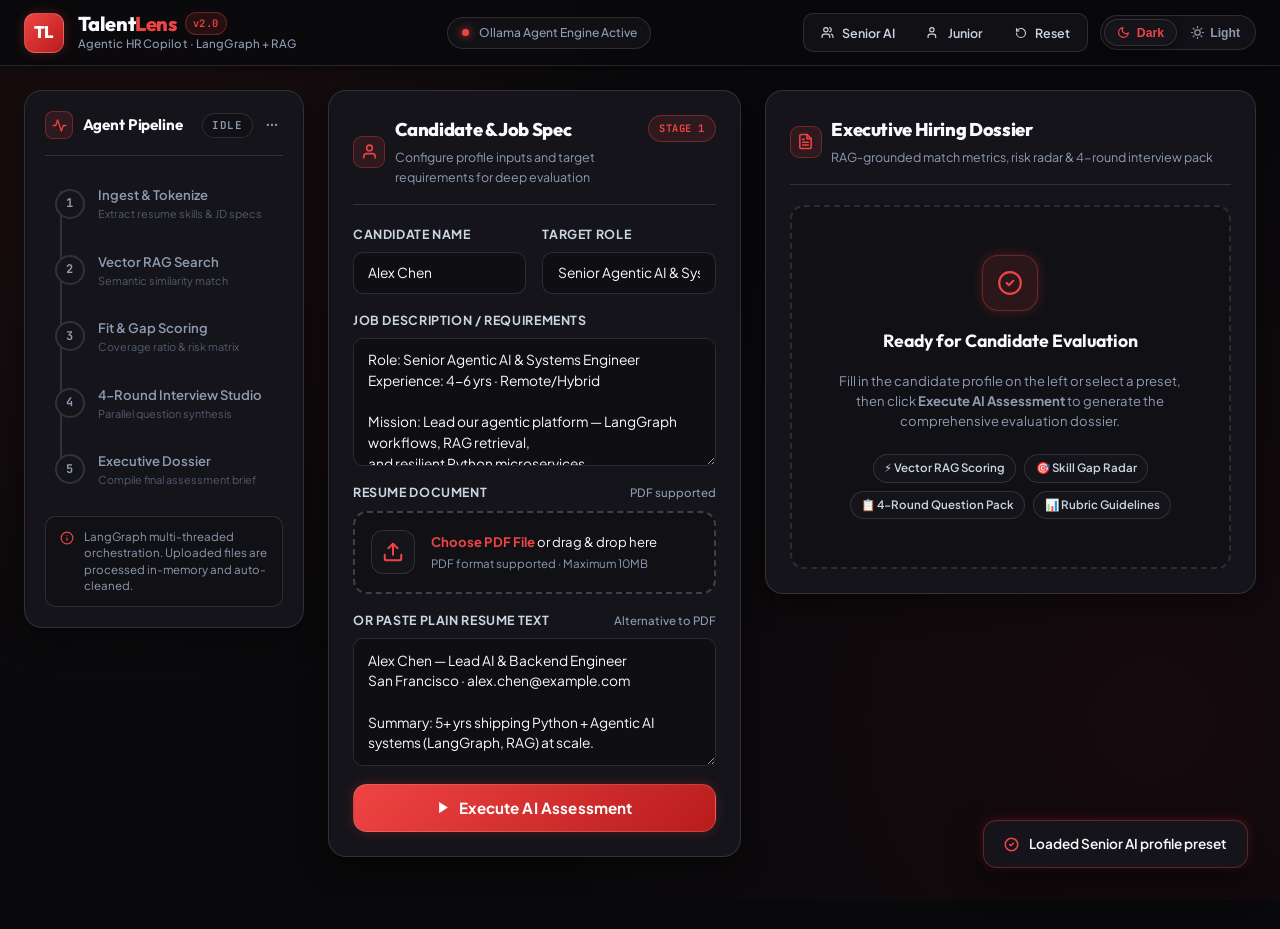
<file: index.html>
<!DOCTYPE html>
<html lang="en" data-theme="dark">
<head>
  <meta charset="UTF-8" />
  <meta name="viewport" content="width=device-width, initial-scale=1.0" />
  <title>TalentLens — AI HR Recruitment Assistant</title>
  <meta name="description" content="Next-Generation AI HR Recruitment Copilot for candidate screening, multi-dimensional fit scoring, gap analysis, and automated interview question kits." />
  <link rel="preconnect" href="https://fonts.googleapis.com">
  <link rel="preconnect" href="https://fonts.gstatic.com" crossorigin>
  <link href="https://fonts.googleapis.com/css2?family=JetBrains+Mono:wght@400;500;600;700&family=Outfit:wght@400;500;600;700;800&family=Plus+Jakarta+Sans:wght@400;500;600;700;800&display=swap" rel="stylesheet">
  <link rel="stylesheet" href="/static/styles.css" />
</head>
<body>
  <!-- Header / Top Navigation Bar -->
  <header class="topbar">
    <div class="topbar__inner">
      <div class="topbar__left">
        <div class="logo-wrap">
          <div class="logo" aria-hidden="true">
            <span>TL</span>
          </div>
          <div class="topbar__brand">
            <div class="wordmark-row">
              <div class="wordmark">Talent<span>Lens</span></div>
              <span class="badge-version">v2.0</span>
            </div>
            <div class="submark">Agentic HR Copilot · LangGraph + RAG</div>
          </div>
        </div>
      </div>

      <div class="topbar__center">
        <span class="live-indicator"></span>
        <span>Ollama Agent Engine Active</span>
      </div>

      <div class="topbar__right">
        <!-- Sample Presets -->
        <div class="presets-group" role="group" aria-label="Sample Presets">
          <button class="btn btn--ghost btn--sm" id="btnPresetSenior" type="button" title="Load Senior AI Architect Profile">
            <svg width="13" height="13" viewBox="0 0 24 24" fill="none" stroke="currentColor" stroke-width="2.2" stroke-linecap="round" stroke-linejoin="round"><path d="M16 21v-2a4 4 0 0 0-4-4H6a4 4 0 0 0-4 4v2"/><circle cx="9" cy="7" r="4"/><path d="M22 21v-2a4 4 0 0 0-3-3.87"/><path d="M16 3.13a4 4 0 0 1 0 7.75"/></svg>
            Senior AI
          </button>
          <button class="btn btn--ghost btn--sm" id="btnPresetJunior" type="button" title="Load Junior Developer Profile">
            <svg width="13" height="13" viewBox="0 0 24 24" fill="none" stroke="currentColor" stroke-width="2.2" stroke-linecap="round" stroke-linejoin="round"><path d="M16 21v-2a4 4 0 0 0-4-4H6a4 4 0 0 0-4 4v2"/><circle cx="9" cy="7" r="4"/></svg>
            Junior
          </button>
          <button class="btn btn--ghost btn--sm" id="btnReset" type="button" title="Clear All Fields">
            <svg width="12" height="12" viewBox="0 0 24 24" fill="none" stroke="currentColor" stroke-width="2.2" stroke-linecap="round" stroke-linejoin="round"><path d="M3 12a9 9 0 1 0 9-9 9.75 9.75 0 0 0-6.74 2.74L3 8"/><path d="M3 3v5h5"/></svg>
            Reset
          </button>
        </div>

        <!-- Light / Dark Mode Toggle -->
        <div class="theme-switch" role="group" aria-label="Theme Switcher">
          <button class="theme-switch__btn is-active" id="themeDark" type="button" aria-label="Dark theme">
            <svg width="13" height="13" viewBox="0 0 24 24" fill="none" stroke="currentColor" stroke-width="2.2" stroke-linecap="round" stroke-linejoin="round"><path d="M21 12.79A9 9 0 1 1 11.21 3 7 7 0 0 0 21 12.79z"/></svg>
            Dark
          </button>
          <button class="theme-switch__btn" id="themeLight" type="button" aria-label="Light theme">
            <svg width="13" height="13" viewBox="0 0 24 24" fill="none" stroke="currentColor" stroke-width="2.2" stroke-linecap="round" stroke-linejoin="round"><circle cx="12" cy="12" r="5"/><line x1="12" y1="1" x2="12" y2="3"/><line x1="12" y1="21" x2="12" y2="23"/><line x1="4.22" y1="4.22" x2="5.64" y2="5.64"/><line x1="18.36" y1="18.36" x2="19.78" y2="19.78"/><line x1="1" y1="12" x2="3" y2="12"/><line x1="21" y1="12" x2="23" y2="12"/><line x1="4.22" y1="19.78" x2="5.64" y2="18.36"/><line x1="18.36" y1="5.64" x2="19.78" y2="4.22"/></svg>
            Light
          </button>
        </div>
      </div>
    </div>
  </header>

  <!-- App Layout -->
  <div class="app-shell">
    <!-- Left Sidebar: Pipeline Monitor -->
    <aside class="workflow-rail" id="pipelineCard" aria-label="Workflow Progress Monitor">
      <div class="rail__head">
        <div class="rail__head-title">
          <div class="rail__icon-badge">
            <svg width="15" height="15" viewBox="0 0 24 24" fill="none" stroke="currentColor" stroke-width="2.2" stroke-linecap="round" stroke-linejoin="round"><polyline points="22 12 18 12 15 21 9 3 6 12 2 12"/></svg>
          </div>
          <span class="rail__label">Agent Pipeline</span>
        </div>
        <div class="rail__head-actions">
          <span class="tracker__badge" id="pipelineStatusBadge">Idle</span>
          <button class="rail__toggle" id="pipelineHeader" type="button" aria-label="Toggle pipeline view" title="Toggle workflow steps">
            <svg width="14" height="14" viewBox="0 0 24 24" fill="none" stroke="currentColor" stroke-width="2" stroke-linecap="round" stroke-linejoin="round"><circle cx="12" cy="12" r="1"/><circle cx="19" cy="12" r="1"/><circle cx="5" cy="12" r="1"/></svg>
          </button>
        </div>
      </div>

      <ol class="rail__steps" id="pipelineStatus">
        <li class="tracker__step" id="step1">
          <div class="step__num-box">1</div>
          <div class="step__details">
            <span class="step__label">Ingest &amp; Tokenize</span>
            <span class="step__sub">Extract resume skills &amp; JD specs</span>
          </div>
        </li>
        <li class="tracker__step" id="step2">
          <div class="step__num-box">2</div>
          <div class="step__details">
            <span class="step__label">Vector RAG Search</span>
            <span class="step__sub">Semantic similarity match</span>
          </div>
        </li>
        <li class="tracker__step" id="step3">
          <div class="step__num-box">3</div>
          <div class="step__details">
            <span class="step__label">Fit &amp; Gap Scoring</span>
            <span class="step__sub">Coverage ratio &amp; risk matrix</span>
          </div>
        </li>
        <li class="tracker__step" id="step4">
          <div class="step__num-box">4</div>
          <div class="step__details">
            <span class="step__label">4-Round Interview Studio</span>
            <span class="step__sub">Parallel question synthesis</span>
          </div>
        </li>
        <li class="tracker__step" id="step5">
          <div class="step__num-box">5</div>
          <div class="step__details">
            <span class="step__label">Executive Dossier</span>
            <span class="step__sub">Compile final assessment brief</span>
          </div>
        </li>
      </ol>

      <div class="rail__hint">
        <svg width="14" height="14" viewBox="0 0 24 24" fill="none" stroke="currentColor" stroke-width="2" stroke-linecap="round" stroke-linejoin="round"><circle cx="12" cy="12" r="10"/><line x1="12" y1="16" x2="12" y2="12"/><line x1="12" y1="8" x2="12.01" y2="8"/></svg>
        <span>LangGraph multi-threaded orchestration. Uploaded files are processed in-memory and auto-cleaned.</span>
      </div>
    </aside>

    <!-- Main Workspace Studio -->
    <main class="wizard" id="appContainer">
      <!-- Input Column: Candidate & Job Parameters -->
      <section class="panel panel--input" id="inputCard">
        <div class="panel__head">
          <div class="panel__title-row">
            <div class="panel__icon">
              <svg width="17" height="17" viewBox="0 0 24 24" fill="none" stroke="currentColor" stroke-width="2.2" stroke-linecap="round" stroke-linejoin="round"><path d="M20 21v-2a4 4 0 0 0-4-4H8a4 4 0 0 0-4 4v2"/><circle cx="12" cy="7" r="4"/></svg>
            </div>
            <div>
              <h2 class="panel__title">Candidate &amp; Job Spec</h2>
              <p class="panel__desc">Configure profile inputs and target requirements for deep evaluation</p>
            </div>
          </div>
          <span class="pill-step">STAGE 1</span>
        </div>

        <form id="evaluationForm" class="form">
          <div class="grid2">
            <label class="field">
              <span class="field__label">Candidate Name</span>
              <input id="candidateName" name="candidate_name" type="text" value="Alex Chen" required placeholder="e.g. Alex Chen" />
            </label>
            <label class="field">
              <span class="field__label">Target Role</span>
              <input id="targetRole" name="target_role" type="text" value="Senior Agentic AI & Systems Engineer" required placeholder="e.g. Senior Software Engineer" />
            </label>
          </div>

          <label class="field">
            <span class="field__label">Job Description / Requirements</span>
            <textarea id="jobDescription" name="job_description" rows="5" required placeholder="Paste the job description, core responsibilities, tech stack, and qualification criteria…"></textarea>
          </label>

          <label class="field">
            <div class="field__label-row">
              <span class="field__label">Resume Document</span>
              <span class="field__sublabel">PDF supported</span>
            </div>
            <label class="uploader" id="dropArea" for="resumePdf">
              <div class="uploader__icon-box">
                <svg width="22" height="22" viewBox="0 0 24 24" fill="none" stroke="currentColor" stroke-width="2.2" stroke-linecap="round" stroke-linejoin="round"><path d="M21 15v4a2 2 0 0 1-2 2H5a2 2 0 0 1-2-2v-4"/><polyline points="17 8 12 3 7 8"/><line x1="12" y1="3" x2="12" y2="15"/></svg>
              </div>
              <div class="uploader__content">
                <span class="uploader__text" id="dropText"><strong>Choose PDF File</strong> or drag &amp; drop here</span>
                <span class="uploader__sub">PDF format supported · Maximum 10MB</span>
              </div>
              <input id="resumePdf" name="resume_pdf" type="file" accept=".pdf" style="display:none" />
            </label>
          </label>

          <label class="field">
            <div class="field__label-row">
              <span class="field__label">Or Paste Plain Resume Text</span>
              <span class="field__sublabel">Alternative to PDF</span>
            </div>
            <textarea id="resumeText" name="resume_text" rows="5" placeholder="Candidate summary, experience history, skills, and projects…"></textarea>
          </label>

          <button id="btnSubmit" type="submit" class="btn btn--primary btn--block">
            <svg width="15" height="15" viewBox="0 0 24 24" fill="currentColor"><polygon points="5 3 19 12 5 21 5 3"/></svg>
            <span class="btn__text">Execute AI Assessment</span>
          </button>
        </form>
      </section>

      <!-- Output Column: Live Hiring Brief & Interview Kit -->
      <section class="panel panel--results" id="resultsCard">
        <div class="panel__head">
          <div class="panel__title-row">
            <div class="panel__icon">
              <svg width="17" height="17" viewBox="0 0 24 24" fill="none" stroke="currentColor" stroke-width="2.2" stroke-linecap="round" stroke-linejoin="round"><path d="M14 2H6a2 2 0 0 0-2 2v16a2 2 0 0 0 2 2h12a2 2 0 0 0 2-2V8z"/><polyline points="14 2 14 8 20 8"/><line x1="16" y1="13" x2="8" y2="13"/><line x1="16" y1="17" x2="8" y2="17"/><polyline points="10 9 9 9 8 9"/></svg>
            </div>
            <div>
              <h2 class="panel__title">Executive Hiring Dossier</h2>
              <p class="panel__desc">RAG-grounded match metrics, risk radar &amp; 4-round interview pack</p>
            </div>
          </div>
          <button class="btn btn--outline btn--sm" id="btnCopyDossier" style="display:none" type="button" title="Copy Full Markdown Dossier">
            <svg width="13" height="13" viewBox="0 0 24 24" fill="none" stroke="currentColor" stroke-width="2.2" stroke-linecap="round" stroke-linejoin="round"><rect x="9" y="9" width="13" height="13" rx="2" ry="2"/><path d="M5 15H4a2 2 0 0 1-2-2V4a2 2 0 0 1 2-2h9a2 2 0 0 1 2 2v1"/></svg>
            <span id="copyBtnText">Copy Dossier</span>
          </button>
        </div>

        <!-- Initial Placeholder State -->
        <div class="empty-state" id="emptyStateBox">
          <div class="empty-state__icon">
            <svg width="26" height="26" viewBox="0 0 24 24" fill="none" stroke="currentColor" stroke-width="2" stroke-linecap="round" stroke-linejoin="round"><circle cx="12" cy="12" r="10"/><path d="m9 12 2 2 4-4"/></svg>
          </div>
          <div class="empty-state__title">Ready for Candidate Evaluation</div>
          <p class="empty-state__text">Fill in the candidate profile on the left or select a preset, then click <strong>Execute AI Assessment</strong> to generate the comprehensive evaluation dossier.</p>
          <div class="empty-state__features">
            <span class="empty-pill">⚡ Vector RAG Scoring</span>
            <span class="empty-pill">🎯 Skill Gap Radar</span>
            <span class="empty-pill">📋 4-Round Question Pack</span>
            <span class="empty-pill">📊 Rubric Guidelines</span>
          </div>
        </div>

        <!-- Live Evaluation Results -->
        <div id="resultsContent" style="display:none">
          <!-- Fit Score & Summary Card -->
          <div class="score-card">
            <div class="score-card__left">
              <div class="score" id="scoreValue">0%</div>
              <div class="score__label">Fit Score</div>
            </div>
            <div class="score-card__right">
              <div class="verdict-row">
                <span class="verdict" id="recBanner">Recommendation —</span>
              </div>
              <p class="summary" id="candidateSummaryText"></p>
              
              <div class="meta-group">
                <div class="meta__label">Matched Strengths</div>
                <div class="chips" id="matchedSkillsRow"></div>
              </div>

              <div class="meta-group">
                <div class="meta__label">Gaps &amp; Growth Areas</div>
                <div class="chips" id="missingSkillsRow"></div>
              </div>
            </div>
          </div>

          <!-- 4-Round Interview Tabs -->
          <div class="tabs-header">
            <div class="tabs-label">INTERVIEW QUESTION PACK (4 ROUNDS)</div>
            <div class="tabs" role="tablist">
              <button class="tab is-active" data-round="round1" role="tab" type="button">R1 · Screen</button>
              <button class="tab" data-round="round2" role="tab" type="button">R2 · Technical</button>
              <button class="tab" data-round="round3" role="tab" type="button">R3 · Architecture</button>
              <button class="tab" data-round="round4" role="tab" type="button">R4 · Behavioural</button>
            </div>
          </div>

          <!-- Rendered Questions List -->
          <div class="stack" id="questionsContainer"></div>
        </div>
      </section>
    </main>
  </div>

  <script src="/static/app.js"></script>
</body>
</html>
</file>
<file: static/styles.css>
/* ==========================================================================
   TalentLens — AI HR Recruitment Assistant Design System
   Color Palette: High-Tech Black & Crimson Red (with Dark & Light Modes)
   ========================================================================== */

@import url('https://fonts.googleapis.com/css2?family=JetBrains+Mono:wght@400;500;600;700&family=Plus+Jakarta+Sans:wght@400;500;600;700;800&family=Outfit:wght@400;500;600;700;800&display=swap');

:root, [data-theme="dark"] {
  /* Dark Mode: Deep Pitch Black & Obsidian with Crimson/Ruby Accents */
  --bg-base: #09090b;
  --bg-subtle: #111115;
  --bg-card: #14141a;
  --bg-card-hover: #1a1a23;
  --bg-card-alt: #181822;
  --bg-input: #0e0e13;
  --bg-input-focus: #15151c;
  
  /* Borders */
  --border-subtle: rgba(255, 255, 255, 0.08);
  --border-base: rgba(255, 255, 255, 0.12);
  --border-strong: rgba(255, 255, 255, 0.2);
  --border-accent: rgba(239, 68, 68, 0.35);
  --border-accent-glow: rgba(239, 68, 68, 0.6);

  /* Primary Crimson Red Palette */
  --primary: #ef4444;
  --primary-hover: #dc2626;
  --primary-active: #b91c1c;
  --primary-subtle: rgba(239, 68, 68, 0.12);
  --primary-subtle-hover: rgba(239, 68, 68, 0.2);
  --primary-gradient: linear-gradient(135deg, #ef4444 0%, #b91c1c 100%);
  --primary-gradient-hover: linear-gradient(135deg, #f87171 0%, #dc2626 100%);
  --primary-glow: 0 0 24px rgba(239, 68, 68, 0.38);
  --primary-glow-sm: 0 0 12px rgba(239, 68, 68, 0.25);

  /* Secondary Accents */
  --accent-rose: #f43f5e;
  --accent-ruby: #e11d48;
  --accent-orange: #f97316;

  /* Neutrals & Text */
  --text-white: #ffffff;
  --text-primary: #f8fafc;
  --text-secondary: #cbd5e1;
  --text-muted: #8e9bb0;
  --text-faint: #525c6e;

  /* Status Colors */
  --success-bg: rgba(16, 185, 129, 0.12);
  --success-text: #34d399;
  --success-border: rgba(16, 185, 129, 0.3);
  --warning-bg: rgba(245, 158, 11, 0.12);
  --warning-text: #fbbf24;
  --warning-border: rgba(245, 158, 11, 0.3);
  --danger-bg: rgba(239, 68, 68, 0.14);
  --danger-text: #f87171;
  --danger-border: rgba(239, 68, 68, 0.35);

  /* Shadows */
  --shadow-sm: 0 2px 8px rgba(0, 0, 0, 0.4);
  --shadow-md: 0 6px 20px rgba(0, 0, 0, 0.5);
  --shadow-lg: 0 12px 32px rgba(0, 0, 0, 0.65);
  --shadow-card: 0 8px 30px rgba(0, 0, 0, 0.45);
  --shadow-glow: 0 0 30px rgba(239, 68, 68, 0.15);

  --topbar-bg: rgba(9, 9, 11, 0.82);
  --mesh-gradient: radial-gradient(circle at 10% 20%, rgba(239, 68, 68, 0.08) 0%, transparent 40%),
                   radial-gradient(circle at 90% 80%, rgba(225, 29, 72, 0.06) 0%, transparent 45%);
}

[data-theme="light"] {
  /* Light Mode: Crisp White & Slate with Crimson Red Accents */
  --bg-base: #f8fafc;
  --bg-subtle: #f1f5f9;
  --bg-card: #ffffff;
  --bg-card-hover: #ffffff;
  --bg-card-alt: #f8fafc;
  --bg-input: #ffffff;
  --bg-input-focus: #ffffff;

  /* Borders */
  --border-subtle: #f1f5f9;
  --border-base: #e2e8f0;
  --border-strong: #cbd5e1;
  --border-accent: rgba(220, 38, 38, 0.35);
  --border-accent-glow: rgba(220, 38, 38, 0.5);

  /* Primary Crimson Palette */
  --primary: #dc2626;
  --primary-hover: #b91c1c;
  --primary-active: #991b1b;
  --primary-subtle: #fef2f2;
  --primary-subtle-hover: #fee2e2;
  --primary-gradient: linear-gradient(135deg, #dc2626 0%, #991b1b 100%);
  --primary-gradient-hover: linear-gradient(135deg, #ef4444 0%, #b91c1c 100%);
  --primary-glow: 0 4px 18px rgba(220, 38, 38, 0.22);
  --primary-glow-sm: 0 2px 10px rgba(220, 38, 38, 0.16);

  /* Secondary Accents */
  --accent-rose: #e11d48;
  --accent-ruby: #be123c;
  --accent-orange: #ea580c;

  /* Neutrals & Text */
  --text-white: #ffffff;
  --text-primary: #0f172a;
  --text-secondary: #334155;
  --text-muted: #64748b;
  --text-faint: #94a3b8;

  /* Status Colors */
  --success-bg: #ecfdf5;
  --success-text: #059669;
  --success-border: #a7f3d0;
  --warning-bg: #fffbeb;
  --warning-text: #b45309;
  --warning-border: #fde68a;
  --danger-bg: #fef2f2;
  --danger-text: #dc2626;
  --danger-border: #fecaca;

  /* Shadows */
  --shadow-sm: 0 1px 3px rgba(0, 0, 0, 0.05), 0 1px 2px rgba(0, 0, 0, 0.03);
  --shadow-md: 0 4px 14px rgba(0, 0, 0, 0.06);
  --shadow-lg: 0 10px 28px rgba(0, 0, 0, 0.08);
  --shadow-card: 0 4px 20px rgba(0, 0, 0, 0.04), 0 1px 3px rgba(0, 0, 0, 0.02);
  --shadow-glow: 0 0 25px rgba(220, 38, 38, 0.08);

  --topbar-bg: rgba(255, 255, 255, 0.88);
  --mesh-gradient: radial-gradient(circle at 10% 20%, rgba(220, 38, 38, 0.03) 0%, transparent 35%),
                   radial-gradient(circle at 90% 80%, rgba(225, 29, 72, 0.03) 0%, transparent 40%);
}

:root {
  --font-sans: "Plus Jakarta Sans", system-ui, -apple-system, BlinkMacSystemFont, "Segoe UI", Roboto, sans-serif;
  --font-display: "Outfit", var(--font-sans);
  --font-mono: "JetBrains Mono", ui-monospace, Menlo, Monaco, Consolas, monospace;

  --radius-xl: 18px;
  --radius-lg: 14px;
  --radius-md: 10px;
  --radius-sm: 6px;
  --radius-pill: 9999px;

  --transition-fast: 0.15s cubic-bezier(0.4, 0, 0.2, 1);
  --transition-normal: 0.25s cubic-bezier(0.4, 0, 0.2, 1);
  --transition-slow: 0.4s cubic-bezier(0.4, 0, 0.2, 1);
}

/* ==========================================================================
   Base & Reset
   ========================================================================== */
*, *::before, *::after {
  box-sizing: border-box;
  margin: 0;
  padding: 0;
}

html, body {
  min-height: 100%;
}

body {
  font-family: var(--font-sans);
  background-color: var(--bg-base);
  background-image: var(--mesh-gradient);
  background-attachment: fixed;
  color: var(--text-secondary);
  line-height: 1.6;
  -webkit-font-smoothing: antialiased;
  -moz-osx-font-smoothing: grayscale;
  overflow-x: hidden;
  transition: background-color var(--transition-normal), color var(--transition-normal);
}

/* Custom Scrollbars */
::-webkit-scrollbar {
  width: 7px;
  height: 7px;
}
::-webkit-scrollbar-track {
  background: var(--bg-base);
}
::-webkit-scrollbar-thumb {
  background: var(--border-strong);
  border-radius: var(--radius-pill);
}
::-webkit-scrollbar-thumb:hover {
  background: var(--primary);
}
* {
  scrollbar-width: thin;
  scrollbar-color: var(--border-strong) var(--bg-base);
}

/* ==========================================================================
   Top Header Navigation
   ========================================================================== */
.topbar {
  position: sticky;
  top: 0;
  z-index: 60;
  width: 100%;
  background: var(--topbar-bg);
  backdrop-filter: blur(16px);
  -webkit-backdrop-filter: blur(16px);
  border-bottom: 1px solid var(--border-base);
  box-shadow: var(--shadow-sm);
  transition: all var(--transition-normal);
}

.topbar__inner {
  max-width: 1600px;
  margin: 0 auto;
  padding: 0.75rem 1.5rem;
  display: flex;
  align-items: center;
  justify-content: space-between;
  gap: 1.25rem;
}

.topbar__left {
  display: flex;
  align-items: center;
  gap: 1rem;
}

.logo-wrap {
  display: flex;
  align-items: center;
  gap: 0.85rem;
  text-decoration: none;
}

.logo {
  width: 40px;
  height: 40px;
  border-radius: 11px;
  background: var(--primary-gradient);
  display: flex;
  align-items: center;
  justify-content: center;
  color: #ffffff;
  font-family: var(--font-display);
  font-weight: 800;
  font-size: 1.05rem;
  letter-spacing: -0.03em;
  box-shadow: var(--primary-glow-sm);
  position: relative;
  overflow: hidden;
  border: 1px solid rgba(255, 255, 255, 0.2);
}

.logo::after {
  content: "";
  position: absolute;
  top: 0;
  left: -100%;
  width: 100%;
  height: 100%;
  background: linear-gradient(90deg, transparent, rgba(255, 255, 255, 0.3), transparent);
  animation: logoShine 4s infinite ease-in-out;
}

@keyframes logoShine {
  0%, 70% { left: -100%; }
  100% { left: 100%; }
}

.topbar__brand {
  display: flex;
  flex-direction: column;
}

.wordmark-row {
  display: flex;
  align-items: center;
  gap: 0.5rem;
}

.wordmark {
  font-family: var(--font-display);
  font-size: 1.25rem;
  font-weight: 800;
  letter-spacing: -0.02em;
  color: var(--text-primary);
  line-height: 1.15;
}

.wordmark span {
  color: var(--primary);
}

.badge-version {
  font-family: var(--font-mono);
  font-size: 0.65rem;
  font-weight: 600;
  padding: 0.12rem 0.45rem;
  border-radius: var(--radius-pill);
  background: var(--primary-subtle);
  color: var(--primary);
  border: 1px solid var(--border-accent);
  letter-spacing: 0.04em;
}

.submark {
  font-size: 0.72rem;
  font-weight: 500;
  color: var(--text-muted);
  letter-spacing: 0.01em;
}

/* Topbar Center Status Badge */
.topbar__center {
  display: none;
}
@media (min-width: 1024px) {
  .topbar__center {
    display: flex;
    align-items: center;
    gap: 0.6rem;
    padding: 0.35rem 0.85rem;
    background: var(--bg-subtle);
    border: 1px solid var(--border-base);
    border-radius: var(--radius-pill);
    font-size: 0.75rem;
    font-weight: 500;
    color: var(--text-muted);
  }
}

.live-indicator {
  width: 7px;
  height: 7px;
  border-radius: 50%;
  background: var(--primary);
  box-shadow: 0 0 8px var(--primary);
  animation: livePulse 2s infinite ease-in-out;
}

@keyframes livePulse {
  0%, 100% { transform: scale(1); opacity: 1; }
  50% { transform: scale(1.4); opacity: 0.6; }
}

.topbar__right {
  display: flex;
  align-items: center;
  gap: 0.75rem;
}

.presets-group {
  display: flex;
  align-items: center;
  gap: 0.4rem;
  background: var(--bg-subtle);
  padding: 0.25rem;
  border-radius: var(--radius-md);
  border: 1px solid var(--border-base);
}

/* Theme Switcher Toggle */
.theme-switch {
  display: flex;
  align-items: center;
  background: var(--bg-subtle);
  border: 1px solid var(--border-base);
  border-radius: var(--radius-pill);
  padding: 3px;
  position: relative;
  gap: 2px;
}

.theme-switch__btn {
  display: flex;
  align-items: center;
  gap: 0.4rem;
  padding: 0.35rem 0.75rem;
  border-radius: var(--radius-pill);
  font-size: 0.76rem;
  font-weight: 600;
  color: var(--text-muted);
  background: transparent;
  border: none;
  cursor: pointer;
  transition: all var(--transition-fast);
}

.theme-switch__btn:hover {
  color: var(--text-primary);
}

.theme-switch__btn.is-active {
  background: var(--bg-card);
  color: var(--primary);
  box-shadow: var(--shadow-sm);
  border: 1px solid var(--border-base);
}

/* ==========================================================================
   Buttons & Interactive Elements
   ========================================================================== */
.btn {
  display: inline-flex;
  align-items: center;
  justify-content: center;
  gap: 0.5rem;
  font-family: var(--font-sans);
  font-size: 0.85rem;
  font-weight: 600;
  padding: 0.5rem 1rem;
  border-radius: var(--radius-md);
  border: 1px solid transparent;
  cursor: pointer;
  transition: all var(--transition-normal);
  text-decoration: none;
  white-space: nowrap;
  user-select: none;
}

.btn:focus-visible {
  outline: 2px solid var(--primary);
  outline-offset: 2px;
}

.btn--sm {
  padding: 0.35rem 0.75rem;
  font-size: 0.78rem;
  border-radius: var(--radius-sm);
}

.btn--ghost {
  background: transparent;
  color: var(--text-secondary);
  border-color: transparent;
}

.btn--ghost:hover {
  background: var(--primary-subtle);
  color: var(--primary);
  border-color: var(--border-accent);
}

.btn--outline {
  background: var(--bg-card);
  color: var(--text-primary);
  border-color: var(--border-base);
}

.btn--outline:hover {
  background: var(--bg-card-hover);
  border-color: var(--primary);
  color: var(--primary);
}

.btn--primary {
  background: var(--primary-gradient);
  color: #ffffff;
  border: 1px solid rgba(255, 255, 255, 0.15);
  box-shadow: var(--primary-glow-sm);
  font-weight: 700;
  letter-spacing: 0.01em;
}

.btn--primary:hover:not(:disabled) {
  background: var(--primary-gradient-hover);
  box-shadow: var(--primary-glow);
  transform: translateY(-1px);
}

.btn--primary:active:not(:disabled) {
  transform: translateY(0);
}

.btn--primary:disabled {
  opacity: 0.65;
  cursor: not-allowed;
  filter: grayscale(0.2);
}

.btn--block {
  width: 100%;
  padding: 0.85rem 1.25rem;
  font-size: 0.95rem;
  border-radius: var(--radius-lg);
}

.btn__spinner {
  width: 16px;
  height: 16px;
  border: 2px solid rgba(255, 255, 255, 0.3);
  border-top-color: #ffffff;
  border-radius: 50%;
  animation: spin 0.75s infinite linear;
}

@keyframes spin {
  to { transform: rotate(360deg); }
}

/* ==========================================================================
   App Shell & Layout
   ========================================================================== */
.app-shell {
  max-width: 1600px;
  margin: 1.5rem auto;
  padding: 0 1.5rem 3rem;
  display: grid;
  grid-template-columns: 280px minmax(0, 1fr);
  gap: 1.5rem;
  align-items: start;
}

@media (max-width: 1100px) {
  .app-shell {
    grid-template-columns: 1fr;
    margin: 1rem auto;
    padding: 0 1rem 2.5rem;
  }
}

/* ==========================================================================
   Left Rail: Workflow & Pipeline Monitor
   ========================================================================== */
.workflow-rail {
  background: var(--bg-card);
  border: 1px solid var(--border-base);
  border-radius: var(--radius-xl);
  padding: 1.25rem;
  box-shadow: var(--shadow-card);
  position: sticky;
  top: 4.5rem;
  transition: all var(--transition-normal);
  backdrop-filter: blur(8px);
}

.workflow-rail:hover {
  border-color: var(--border-accent);
}

.rail__head {
  display: flex;
  align-items: center;
  justify-content: space-between;
  padding-bottom: 1rem;
  border-bottom: 1px solid var(--border-base);
  margin-bottom: 1.25rem;
}

.rail__head-title {
  display: flex;
  align-items: center;
  gap: 0.6rem;
}

.rail__icon-badge {
  width: 28px;
  height: 28px;
  border-radius: 8px;
  background: var(--primary-subtle);
  color: var(--primary);
  display: flex;
  align-items: center;
  justify-content: center;
  border: 1px solid var(--border-accent);
}

.rail__label {
  font-family: var(--font-display);
  font-size: 0.95rem;
  font-weight: 700;
  color: var(--text-primary);
  letter-spacing: -0.01em;
}

.rail__head-actions {
  display: flex;
  align-items: center;
  gap: 0.5rem;
}

.tracker__badge {
  font-family: var(--font-mono);
  font-size: 0.68rem;
  font-weight: 600;
  padding: 0.2rem 0.6rem;
  border-radius: var(--radius-pill);
  background: var(--bg-subtle);
  color: var(--text-muted);
  border: 1px solid var(--border-base);
  text-transform: uppercase;
  letter-spacing: 0.05em;
  transition: all var(--transition-normal);
}

.tracker__badge.is-running {
  background: var(--danger-bg);
  color: var(--primary);
  border-color: var(--border-accent);
  box-shadow: 0 0 10px rgba(239, 68, 68, 0.25);
  animation: badgeGlow 1.5s infinite alternate;
}

@keyframes badgeGlow {
  0% { opacity: 0.8; }
  100% { opacity: 1; }
}

.tracker__badge.is-done {
  background: var(--success-bg);
  color: var(--success-text);
  border-color: var(--success-border);
}

.tracker__badge.is-failed {
  background: var(--danger-bg);
  color: var(--danger-text);
  border-color: var(--danger-border);
}

.rail__toggle {
  background: transparent;
  border: none;
  color: var(--text-muted);
  cursor: pointer;
  padding: 0.25rem;
  border-radius: var(--radius-sm);
  display: flex;
  align-items: center;
  justify-content: center;
}
.rail__toggle:hover {
  color: var(--text-primary);
  background: var(--bg-subtle);
}

/* Steps List */
.rail__steps {
  list-style: none;
  display: flex;
  flex-direction: column;
  gap: 0.75rem;
  position: relative;
}

.rail__steps::before {
  content: "";
  position: absolute;
  top: 15px;
  bottom: 15px;
  left: 15px;
  width: 2px;
  background: var(--border-base);
  z-index: 1;
}

.tracker__step {
  display: flex;
  align-items: center;
  gap: 0.85rem;
  padding: 0.5rem 0.6rem;
  border-radius: var(--radius-md);
  position: relative;
  z-index: 2;
  transition: all var(--transition-normal);
}

.tracker__step .step__num-box {
  width: 30px;
  height: 30px;
  border-radius: 50%;
  background: var(--bg-card);
  border: 2px solid var(--border-base);
  display: flex;
  align-items: center;
  justify-content: center;
  font-family: var(--font-mono);
  font-size: 0.75rem;
  font-weight: 700;
  color: var(--text-muted);
  transition: all var(--transition-normal);
  flex-shrink: 0;
}

.tracker__step .step__details {
  display: flex;
  flex-direction: column;
}

.tracker__step .step__label {
  font-size: 0.82rem;
  font-weight: 600;
  color: var(--text-muted);
  transition: all var(--transition-normal);
}

.tracker__step .step__sub {
  font-size: 0.68rem;
  color: var(--text-faint);
}

/* Step States */
.tracker__step.is-active {
  background: var(--primary-subtle);
  border: 1px solid var(--border-accent);
}

.tracker__step.is-active .step__num-box {
  background: var(--primary);
  border-color: var(--primary);
  color: #ffffff;
  box-shadow: 0 0 12px var(--primary);
  animation: stepPulse 1.5s infinite ease-in-out;
}

@keyframes stepPulse {
  0%, 100% { transform: scale(1); }
  50% { transform: scale(1.1); }
}

.tracker__step.is-active .step__label {
  color: var(--primary);
  font-weight: 700;
}

.tracker__step.is-done .step__num-box {
  background: var(--success-bg);
  border-color: var(--success-text);
  color: var(--success-text);
}

.tracker__step.is-done .step__label {
  color: var(--text-primary);
}

.rail__hint {
  margin-top: 1.25rem;
  padding: 0.75rem 0.85rem;
  border-radius: var(--radius-md);
  background: var(--bg-subtle);
  border: 1px solid var(--border-base);
  display: flex;
  gap: 0.65rem;
  font-size: 0.72rem;
  color: var(--text-muted);
  line-height: 1.4;
}

.rail__hint svg {
  flex-shrink: 0;
  color: var(--primary);
  margin-top: 0.1rem;
}

/* Collapsible Rail */
.workflow-rail.is-collapsed .rail__steps,
.workflow-rail.is-collapsed .rail__hint {
  display: none;
}
.workflow-rail.is-collapsed .rail__head {
  border-bottom: none;
  margin-bottom: 0;
  padding-bottom: 0;
}

/* ==========================================================================
   Main Studio Workspace: 2-Column Responsive Layout
   ========================================================================== */
.wizard {
  display: grid;
  grid-template-columns: minmax(0, 1.05fr) minmax(0, 1.25fr);
  gap: 1.5rem;
  align-items: start;
}

@media (max-width: 1024px) {
  .wizard {
    grid-template-columns: 1fr;
  }
}

/* Panels */
.panel {
  background: var(--bg-card);
  border: 1px solid var(--border-base);
  border-radius: var(--radius-xl);
  padding: 1.5rem;
  box-shadow: var(--shadow-card);
  position: relative;
  transition: border-color var(--transition-normal), box-shadow var(--transition-normal);
}

.panel:hover {
  border-color: var(--border-accent);
}

.panel__head {
  display: flex;
  align-items: flex-start;
  justify-content: space-between;
  gap: 1rem;
  margin-bottom: 1.25rem;
  padding-bottom: 1rem;
  border-bottom: 1px solid var(--border-base);
}

.panel__title-row {
  display: flex;
  align-items: center;
  gap: 0.6rem;
}

.panel__icon {
  width: 32px;
  height: 32px;
  border-radius: 9px;
  background: var(--primary-subtle);
  color: var(--primary);
  display: flex;
  align-items: center;
  justify-content: center;
  border: 1px solid var(--border-accent);
  flex-shrink: 0;
}

.panel__title {
  font-family: var(--font-display);
  font-size: 1.15rem;
  font-weight: 800;
  color: var(--text-primary);
  letter-spacing: -0.02em;
}

.panel__desc {
  font-size: 0.78rem;
  color: var(--text-muted);
  margin-top: 0.2rem;
}

.pill-step {
  font-family: var(--font-mono);
  font-size: 0.65rem;
  font-weight: 700;
  padding: 0.25rem 0.65rem;
  border-radius: var(--radius-pill);
  background: var(--primary-subtle);
  color: var(--primary);
  border: 1px solid var(--border-accent);
  letter-spacing: 0.04em;
  white-space: nowrap;
}

/* ==========================================================================
   Form Fields & Inputs
   ========================================================================== */
.form {
  display: flex;
  flex-direction: column;
  gap: 1.1rem;
}

.grid2 {
  display: grid;
  grid-template-columns: 1fr 1fr;
  gap: 1rem;
}

@media (max-width: 640px) {
  .grid2 {
    grid-template-columns: 1fr;
  }
}

.field {
  display: flex;
  flex-direction: column;
  gap: 0.45rem;
}

.field__label-row {
  display: flex;
  align-items: center;
  justify-content: space-between;
}

.field__label {
  font-size: 0.78rem;
  font-weight: 700;
  text-transform: uppercase;
  letter-spacing: 0.05em;
  color: var(--text-secondary);
}

.field__sublabel {
  font-size: 0.72rem;
  color: var(--text-muted);
  font-weight: 500;
}

input[type="text"],
textarea {
  width: 100%;
  font-family: var(--font-sans);
  font-size: 0.86rem;
  color: var(--text-primary);
  background: var(--bg-input);
  border: 1px solid var(--border-base);
  border-radius: var(--radius-md);
  padding: 0.7rem 0.9rem;
  transition: all var(--transition-fast);
  outline: none;
}

input[type="text"]:focus,
textarea:focus {
  background: var(--bg-input-focus);
  border-color: var(--primary);
  box-shadow: 0 0 0 3px var(--primary-subtle), 0 0 12px rgba(239, 68, 68, 0.15);
}

input[type="text"]::placeholder,
textarea::placeholder {
  color: var(--text-faint);
  font-size: 0.82rem;
}

textarea {
  resize: vertical;
  min-height: 90px;
  line-height: 1.5;
}

/* PDF Drag and Drop Area */
.uploader {
  border: 2px dashed var(--border-strong);
  border-radius: var(--radius-lg);
  padding: 1.1rem 1rem;
  background: var(--bg-subtle);
  display: flex;
  align-items: center;
  gap: 1rem;
  cursor: pointer;
  transition: all var(--transition-normal);
  user-select: none;
}

.uploader:hover,
.uploader.is-dragover {
  border-color: var(--primary);
  background: var(--primary-subtle);
  box-shadow: 0 0 16px rgba(239, 68, 68, 0.12);
  transform: translateY(-1px);
}

.uploader__icon-box {
  width: 44px;
  height: 44px;
  border-radius: 12px;
  background: var(--bg-card);
  border: 1px solid var(--border-base);
  display: flex;
  align-items: center;
  justify-content: center;
  color: var(--primary);
  flex-shrink: 0;
  transition: all var(--transition-fast);
}

.uploader:hover .uploader__icon-box {
  background: var(--primary);
  color: #ffffff;
  border-color: var(--primary);
  box-shadow: 0 0 10px var(--primary);
}

.uploader__content {
  display: flex;
  flex-direction: column;
  gap: 0.15rem;
}

.uploader__text {
  font-size: 0.82rem;
  color: var(--text-primary);
}

.uploader__text strong {
  color: var(--primary);
  font-weight: 700;
}

.uploader__sub {
  font-size: 0.72rem;
  color: var(--text-muted);
}

/* ==========================================================================
   Results & Hiring Dossier Panel
   ========================================================================== */
.empty-state {
  display: flex;
  flex-direction: column;
  align-items: center;
  justify-content: center;
  text-align: center;
  padding: 3rem 1.5rem;
  border: 2px dashed var(--border-base);
  border-radius: var(--radius-lg);
  background: var(--bg-subtle);
  gap: 1rem;
}

.empty-state__icon {
  width: 56px;
  height: 56px;
  border-radius: 16px;
  background: var(--primary-subtle);
  color: var(--primary);
  display: flex;
  align-items: center;
  justify-content: center;
  border: 1px solid var(--border-accent);
  box-shadow: var(--primary-glow-sm);
}

.empty-state__title {
  font-family: var(--font-display);
  font-size: 1.1rem;
  font-weight: 700;
  color: var(--text-primary);
}

.empty-state__text {
  font-size: 0.82rem;
  color: var(--text-muted);
  max-width: 360px;
  line-height: 1.5;
}

.empty-state__features {
  display: flex;
  flex-wrap: wrap;
  justify-content: center;
  gap: 0.5rem;
  margin-top: 0.5rem;
}

.empty-pill {
  font-size: 0.72rem;
  font-weight: 600;
  padding: 0.25rem 0.65rem;
  background: var(--bg-card);
  border: 1px solid var(--border-base);
  border-radius: var(--radius-pill);
  color: var(--text-secondary);
}

/* Score Card Dossier */
.score-card {
  display: grid;
  grid-template-columns: 140px minmax(0, 1fr);
  gap: 1.5rem;
  background: var(--bg-card-alt);
  border: 1px solid var(--border-accent);
  border-radius: var(--radius-lg);
  padding: 1.25rem;
  margin-bottom: 1.5rem;
  box-shadow: var(--shadow-glow);
  align-items: center;
}

@media (max-width: 600px) {
  .score-card {
    grid-template-columns: 1fr;
    text-align: center;
  }
}

.score-card__left {
  display: flex;
  flex-direction: column;
  align-items: center;
  justify-content: center;
  padding: 1rem 0.5rem;
  background: var(--bg-card);
  border: 1px solid var(--border-base);
  border-radius: var(--radius-md);
  position: relative;
  overflow: hidden;
}

.score-card__left::before {
  content: "";
  position: absolute;
  top: 0;
  left: 0;
  right: 0;
  height: 3px;
  background: var(--primary-gradient);
}

.score {
  font-family: var(--font-display);
  font-size: 2.3rem;
  font-weight: 800;
  color: var(--primary);
  line-height: 1;
  letter-spacing: -0.03em;
  text-shadow: 0 0 20px rgba(239, 68, 68, 0.4);
}

.score__label {
  font-size: 0.72rem;
  font-weight: 700;
  text-transform: uppercase;
  letter-spacing: 0.06em;
  color: var(--text-muted);
  margin-top: 0.4rem;
}

.score-card__right {
  display: flex;
  flex-direction: column;
  gap: 0.75rem;
}

.verdict-row {
  display: flex;
  align-items: center;
  gap: 0.6rem;
}

.verdict {
  display: inline-flex;
  align-items: center;
  gap: 0.4rem;
  font-size: 0.88rem;
  font-weight: 700;
  padding: 0.28rem 0.85rem;
  border-radius: var(--radius-pill);
  background: var(--primary-subtle);
  color: var(--primary);
  border: 1px solid var(--border-accent);
}

.summary {
  font-size: 0.84rem;
  color: var(--text-secondary);
  line-height: 1.55;
}

.meta-group {
  display: flex;
  flex-direction: column;
  gap: 0.4rem;
}

.meta__label {
  font-size: 0.72rem;
  font-weight: 700;
  text-transform: uppercase;
  letter-spacing: 0.05em;
  color: var(--text-muted);
}

.chips {
  display: flex;
  flex-wrap: wrap;
  gap: 0.4rem;
}

.chip {
  display: inline-flex;
  align-items: center;
  gap: 0.3rem;
  font-size: 0.74rem;
  font-weight: 600;
  padding: 0.22rem 0.65rem;
  border-radius: var(--radius-pill);
  border: 1px solid transparent;
}

.chip--ok {
  background: var(--success-bg);
  color: var(--success-text);
  border-color: var(--success-border);
}

.chip--warn {
  background: var(--danger-bg);
  color: var(--danger-text);
  border-color: var(--danger-border);
}

.chip--muted {
  background: var(--bg-subtle);
  color: var(--text-faint);
  border-color: var(--border-base);
}

/* ==========================================================================
   4-Round Interview Tabs & Questions
   ========================================================================== */
.tabs-header {
  margin-bottom: 1rem;
  display: flex;
  flex-direction: column;
  gap: 0.6rem;
}

.tabs-label {
  font-size: 0.74rem;
  font-weight: 700;
  text-transform: uppercase;
  letter-spacing: 0.06em;
  color: var(--text-muted);
}

.tabs {
  display: flex;
  align-items: center;
  gap: 0.4rem;
  background: var(--bg-subtle);
  padding: 0.3rem;
  border-radius: var(--radius-lg);
  border: 1px solid var(--border-base);
  overflow-x: auto;
}

.tab {
  flex: 1;
  font-family: var(--font-sans);
  font-size: 0.78rem;
  font-weight: 600;
  padding: 0.5rem 0.75rem;
  border-radius: var(--radius-md);
  border: none;
  background: transparent;
  color: var(--text-muted);
  cursor: pointer;
  transition: all var(--transition-fast);
  white-space: nowrap;
  text-align: center;
}

.tab:hover {
  color: var(--text-primary);
}

.tab.is-active {
  background: var(--bg-card);
  color: var(--primary);
  font-weight: 700;
  box-shadow: var(--shadow-sm);
  border: 1px solid var(--border-accent);
}

.stack {
  display: flex;
  flex-direction: column;
  gap: 0.85rem;
}

.qcard {
  background: var(--bg-card-alt);
  border: 1px solid var(--border-base);
  border-radius: var(--radius-lg);
  padding: 1.1rem;
  display: flex;
  flex-direction: column;
  gap: 0.75rem;
  transition: all var(--transition-normal);
}

.qcard:hover {
  border-color: var(--border-accent);
  box-shadow: 0 4px 16px rgba(0, 0, 0, 0.2);
  transform: translateY(-1px);
}

.qcard__head {
  display: flex;
  align-items: flex-start;
  justify-content: space-between;
  gap: 0.75rem;
}

.qcard__q {
  font-size: 0.88rem;
  font-weight: 700;
  color: var(--text-primary);
  line-height: 1.45;
}

.qcard__tag {
  font-family: var(--font-mono);
  font-size: 0.68rem;
  font-weight: 600;
  padding: 0.2rem 0.6rem;
  border-radius: var(--radius-pill);
  background: var(--primary-subtle);
  color: var(--primary);
  border: 1px solid var(--border-accent);
  white-space: nowrap;
  flex-shrink: 0;
}

.qcard__rubric {
  font-size: 0.78rem;
  color: var(--text-secondary);
  background: var(--bg-card);
  padding: 0.75rem 0.9rem;
  border-radius: var(--radius-md);
  border-left: 3px solid var(--primary);
  line-height: 1.5;
}

.qcard__rubric strong {
  color: var(--primary);
  font-weight: 700;
}

/* Toast Notifications */
.toast-notice {
  position: fixed;
  bottom: 2rem;
  right: 2rem;
  background: var(--bg-card);
  color: var(--text-primary);
  border: 1px solid var(--border-accent);
  box-shadow: var(--shadow-lg), var(--primary-glow-sm);
  padding: 0.75rem 1.25rem;
  border-radius: var(--radius-lg);
  font-size: 0.85rem;
  font-weight: 600;
  display: flex;
  align-items: center;
  gap: 0.6rem;
  z-index: 100;
  animation: toastIn 0.3s cubic-bezier(0.16, 1, 0.3, 1);
}

@keyframes toastIn {
  from { opacity: 0; transform: translateY(16px); }
  to { opacity: 1; transform: translateY(0); }
}
</file>
